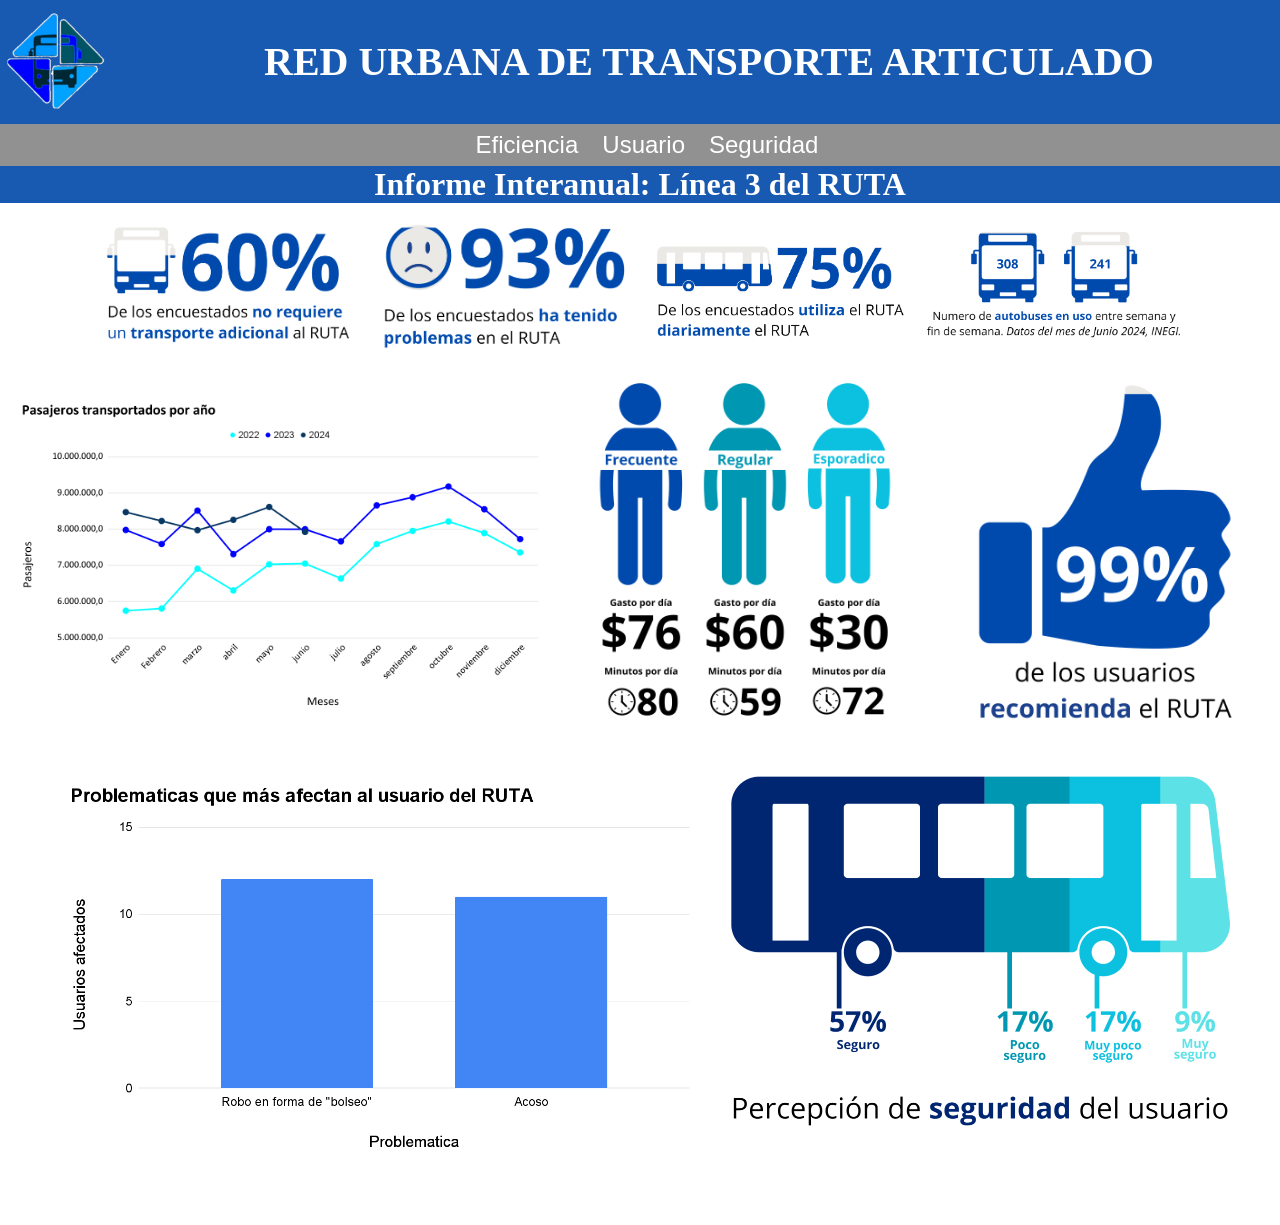
<file: index.html>
<!DOCTYPE html>
<html lang="es">
<head>
  <meta charset="UTF-8">
  <meta name="viewport" content="width=device-width, initial-scale=1.0">
  <link rel="icon" href="icono.png" type="image/png">
  <title>Dashboard RED URBANA DE TRANSPORTE ARTICULADO</title>
  <link rel="stylesheet" type="text/css" href="estilo.css">
</head>
<body>
  <h1 class="titulo-con-imagen">RED URBANA​ DE TRANSPORTE​ ARTICULADO​</h1>

  <nav>
    <ul>
      <li><font size="5"><a href="eficiencia.html">Eficiencia</a></font></li>
      <li><font size="5"><a href="usuario.html">Usuario</a></font></li>
      <li><font size="5"><a href="seguridad.html">Seguridad</a></font></li>
    </ul>
  </nav>

  <h2>Informe Interanual: Línea 3 del RUTA</h2>

  <!-- Contenedor de las imágenes -->
  <div class="imagenes">
    <img class="alinear ajustable" src="1.png" alt="Imagen 1">
    <img class="ajustable" src="3.png" alt="Imagen 3">
    <img class="ajustable" src="4.png" alt="Imagen 4">
    <img class="ajustable" src="5.png" alt="Imagen 5">
  </div>

  <div class="imagenes">
    <a href="eficiencia.html">
      <img src="pasajeros_transportados.png" alt="Transporte Urbano" class="ajustable imagen1">
    </a>
    <a href="usuario.html">
      <img src="Tipo de usuario.png" alt="Estación de Transporte" class="ajustable imagen2">
    </a>
    <a href="usuario.html">
      <img src="Recomendación del usuario.png" alt="Ruta del Transporte" class="ajustable imagen3">
    </a>
  </div>

  <div class="imagenes">
    <a href="seguridad.html">
      <img src="Problematicas que más afectan al usuario del RUTA.png" alt="Problemas de Transporte" class="ajustable imagen4">
    </a>
    <a href="seguridad.html">
      <img src="Percepción de seguridad.png" alt="Percepción de Seguridad" class="ajustable imagen5">
    </a>
  </div>
</body>
</html>
</file>
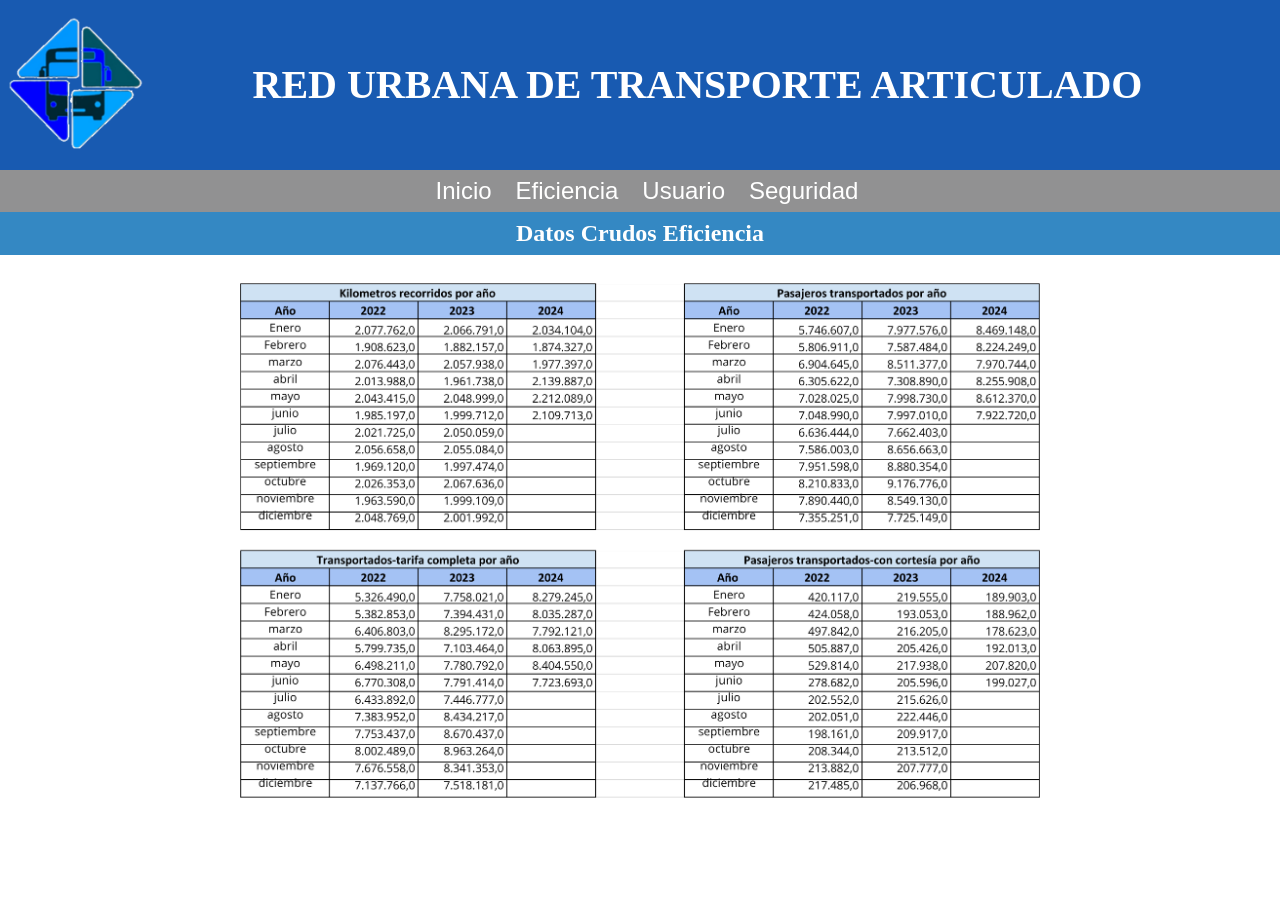
<file: datos_crudos_eficiencia.html>
<!DOCTYPE html>
<html lang="en">
<head>
    <meta charset="UTF-8">
    <meta name="viewport" content="width=device-width, initial-scale=1.0">
    <link rel="icon" href="icono.png" type="image/png">
    <title>Datos Crudos Eficiencia</title>
    <link rel="stylesheet" type="text/css" href="datos_crudos_eficiencia.css">
</head>
<body>
    <h1 class="titulo-con-imagen">RED URBANA DE TRANSPORTE ARTICULADO</h1>
    <nav>
        <ul>
            <li><font size="5"><a href="index.html">Inicio</a></li></font>
          <li><font size="5"><a href="eficiencia.html">Eficiencia</a></li></font>
          <li><font size="5"><a href="usuario.html">Usuario</a></li></font>
          <li><font size="5"><a href="seguridad.html">Seguridad</a></li></font>
        </ul>
      </nav>
    <h2><p>Datos Crudos Eficiencia</p></h2><br>

    <div class="imagenes">
        <img src="Datos Crudos Eficiencia uno.png" alt="Datos Crudos" class="ajustable">
    </div>
    <div class="imagendos">
        <img src="Datos Crudos Eficiencia dos.png" alt="Datos Crudos" class="ajustable">
    </div>
</body>
</html>
</file>
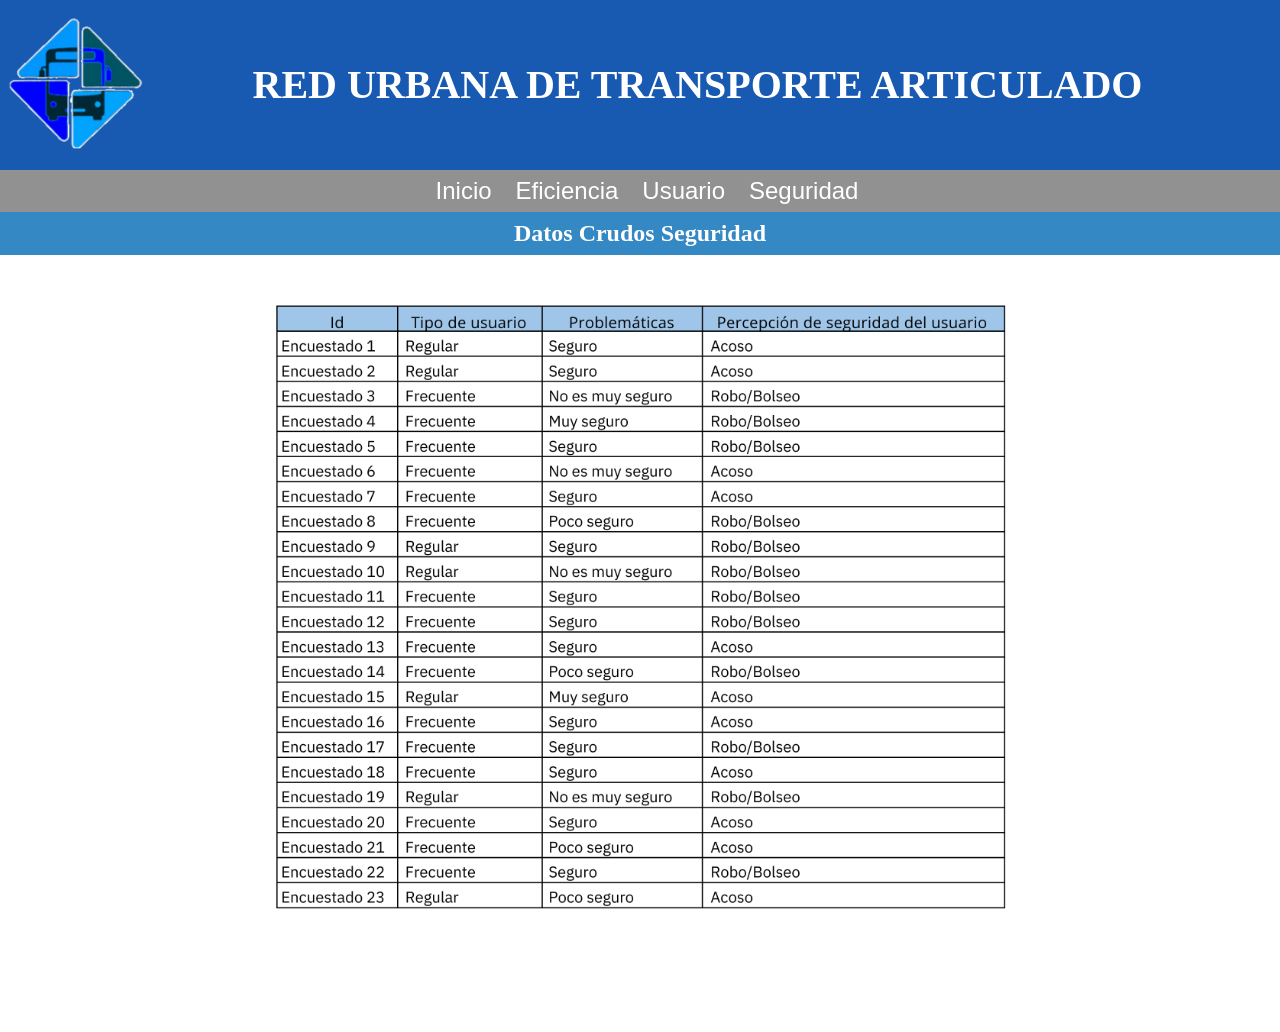
<file: datos_crudos_seguridad.html>
<!DOCTYPE html>
<html lang="en">
<head>
    <meta charset="UTF-8">
    <meta name="viewport" content="width=device-width, initial-scale=1.0">
    <link rel="icon" href="icono.png" type="image/png">
    <title>Datos Crudos Seguridad</title>
    <link rel="stylesheet" type="text/css" href="datos_crudos_seguridad.css">
</head>
<body>
    <h1 class="titulo-con-imagen">RED URBANA DE TRANSPORTE ARTICULADO</h1>
    <nav>
        <ul>
            <li><font size="5"><a href="index.html">Inicio</a></li></font>
          <li><font size="5"><a href="eficiencia.html">Eficiencia</a></li></font>
          <li><font size="5"><a href="usuario.html">Usuario</a></li></font>
          <li><font size="5"><a href="seguridad.html">Seguridad</a></li></font>
        </ul>
      </nav>
    <h2><p>Datos Crudos Seguridad</p></h2><br>

    <div class="imagenes">
        <img src="Datos Crudos Seguridad.png" alt="Datos Crudos" class="ajustable">
    </div>
</body>
</html>
</file>
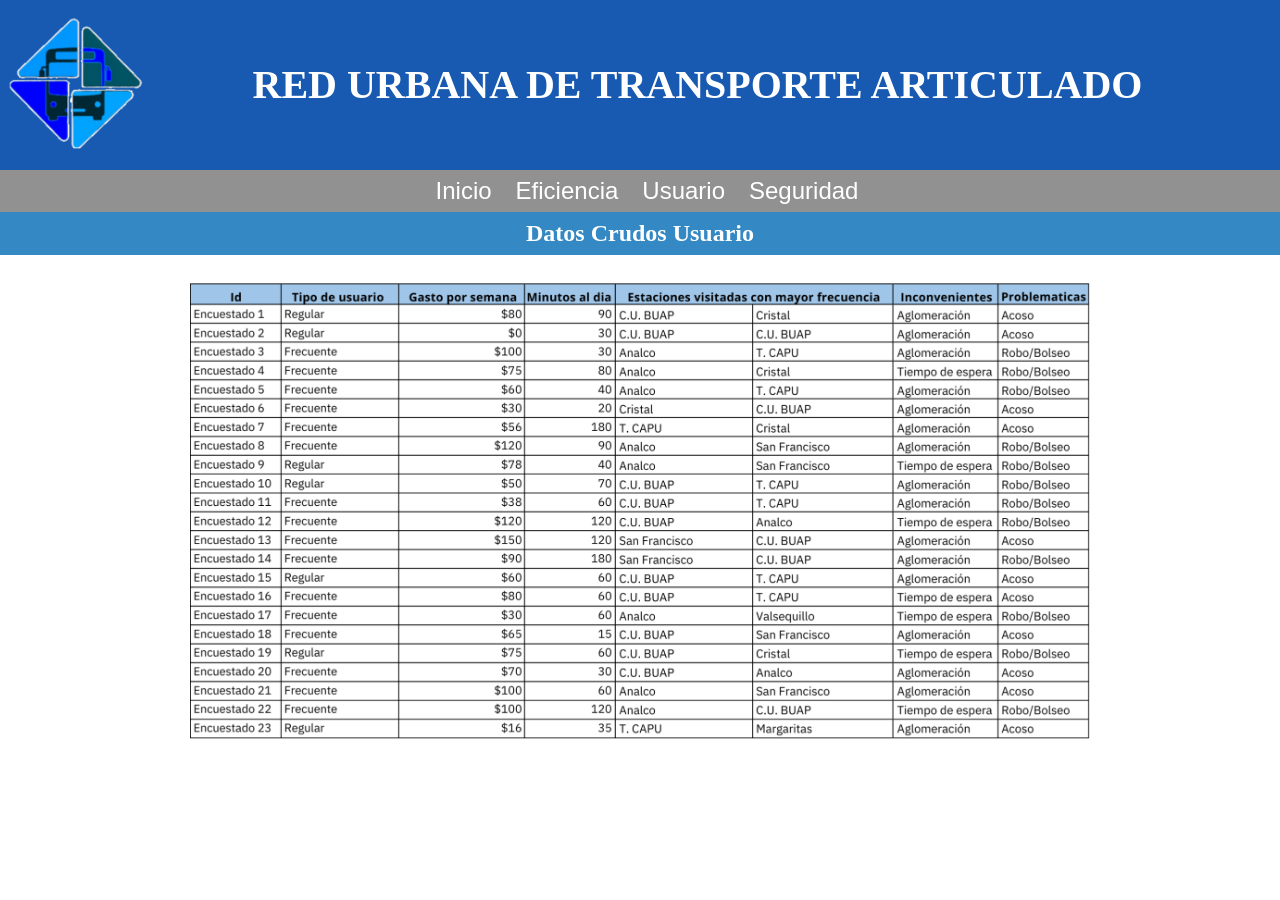
<file: datos_crudos_usuario.html>
<!DOCTYPE html>
<html lang="en">
<head>
    <meta charset="UTF-8">
    <meta name="viewport" content="width=device-width, initial-scale=1.0">
    <link rel="icon" href="icono.png" type="image/png">
    <title>Datos Crudos Usuario</title>
    <link rel="stylesheet" type="text/css" href="datos_crudos_usuario.css">
</head>
<body>
    <h1 class="titulo-con-imagen">RED URBANA DE TRANSPORTE ARTICULADO</h1>
    <nav>
        <ul>
            <li><font size="5"><a href="index.html">Inicio</a></li></font>
          <li><font size="5"><a href="eficiencia.html">Eficiencia</a></li></font>
          <li><font size="5"><a href="usuario.html">Usuario</a></li></font>
          <li><font size="5"><a href="seguridad.html">Seguridad</a></li></font>
        </ul>
      </nav>
    <h2><p>Datos Crudos Usuario</p></h2><br>

    <div class="imagenes">
        <img src="Datos Crudos Usuario.png" alt="Datos Crudos" class="ajustable">
    </div>
</body>
</html>
</file>
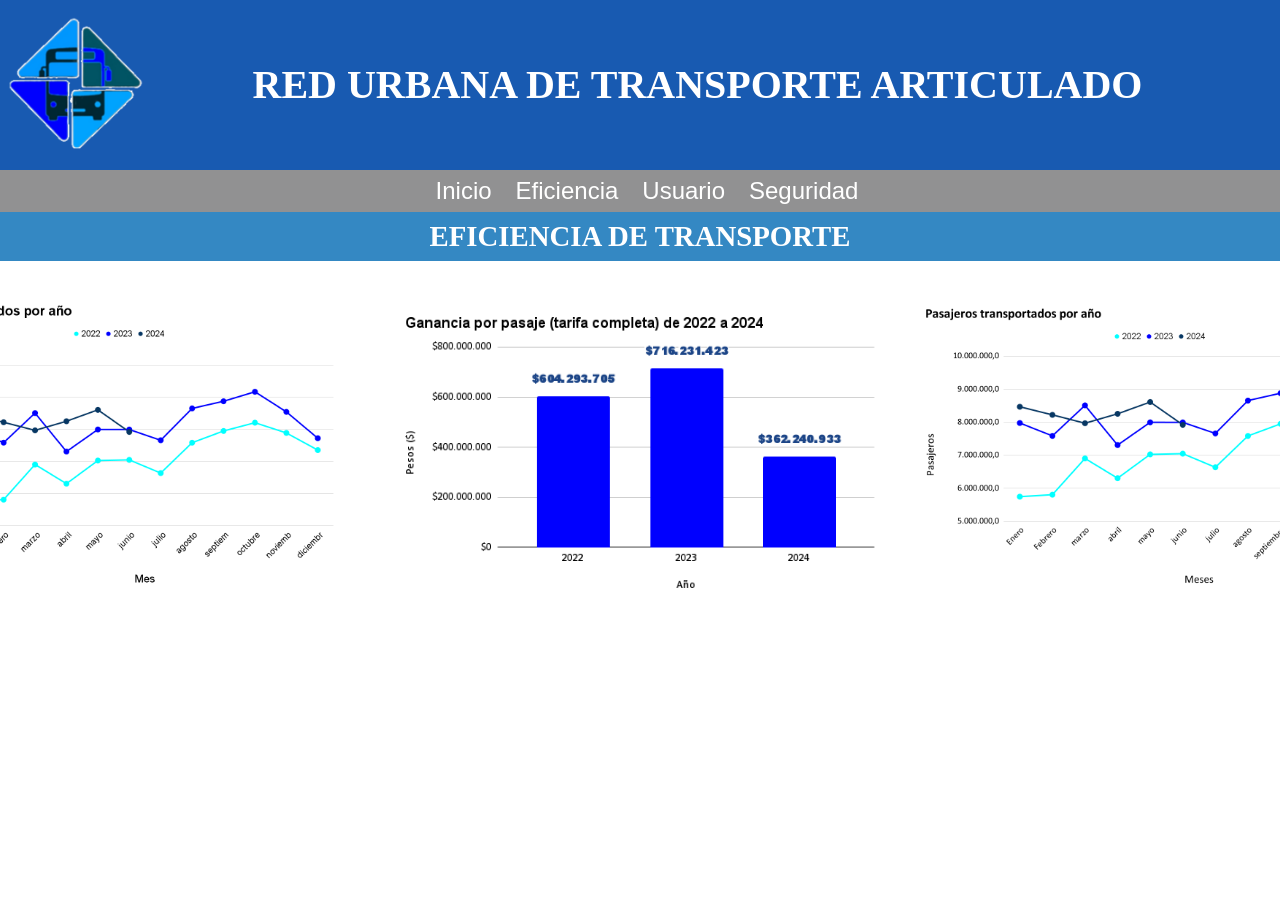
<file: eficiencia.html>
<!DOCTYPE html>
<html lang="en">
<head>
    <meta charset="UTF-8">
    <meta name="viewport" content="width=device-width, initial-scale=1.0">
    <link rel="icon" href="icono.png" type="image/png">
    <title>Eficiencia</title>
    <link rel="stylesheet" type="text/css" href="eficiencia.css">
</head>
<body>
    <h1 class="titulo-con-imagen">RED URBANA DE TRANSPORTE ARTICULADO</h1>
    <nav>
        <ul>
            <li><font size="5"><a href="index.html">Inicio</a></li></font>
          <li><font size="5"><a href="eficiencia.html">Eficiencia</a></li></font>
          <li><font size="5"><a href="usuario.html">Usuario</a></li></font>
          <li><font size="5"><a href="seguridad.html">Seguridad</a></li></font>
        </ul>
      </nav>
    <h2><p>EFICIENCIA DE TRANSPORTE</p></h2><br>

    <div class="imagenes">
        <a href="datos_crudos_eficiencia.html">
            <img src="kilometros_recorridos.png" alt="Transporte Urbano" class="ajustable"></a>
        <a href="datos_crudos_eficiencia.html">
            <img src="ganancia_por_pasaje.png" alt="Estación de Transporte" class="ajustable"></a>
        <a href="datos_crudos_eficiencia.html">
            <img src="pasajeros_transportados.png" alt="Ruta del Transporte" class="ajustable"></a>
       
    </div>
</body>
</html>
</file>
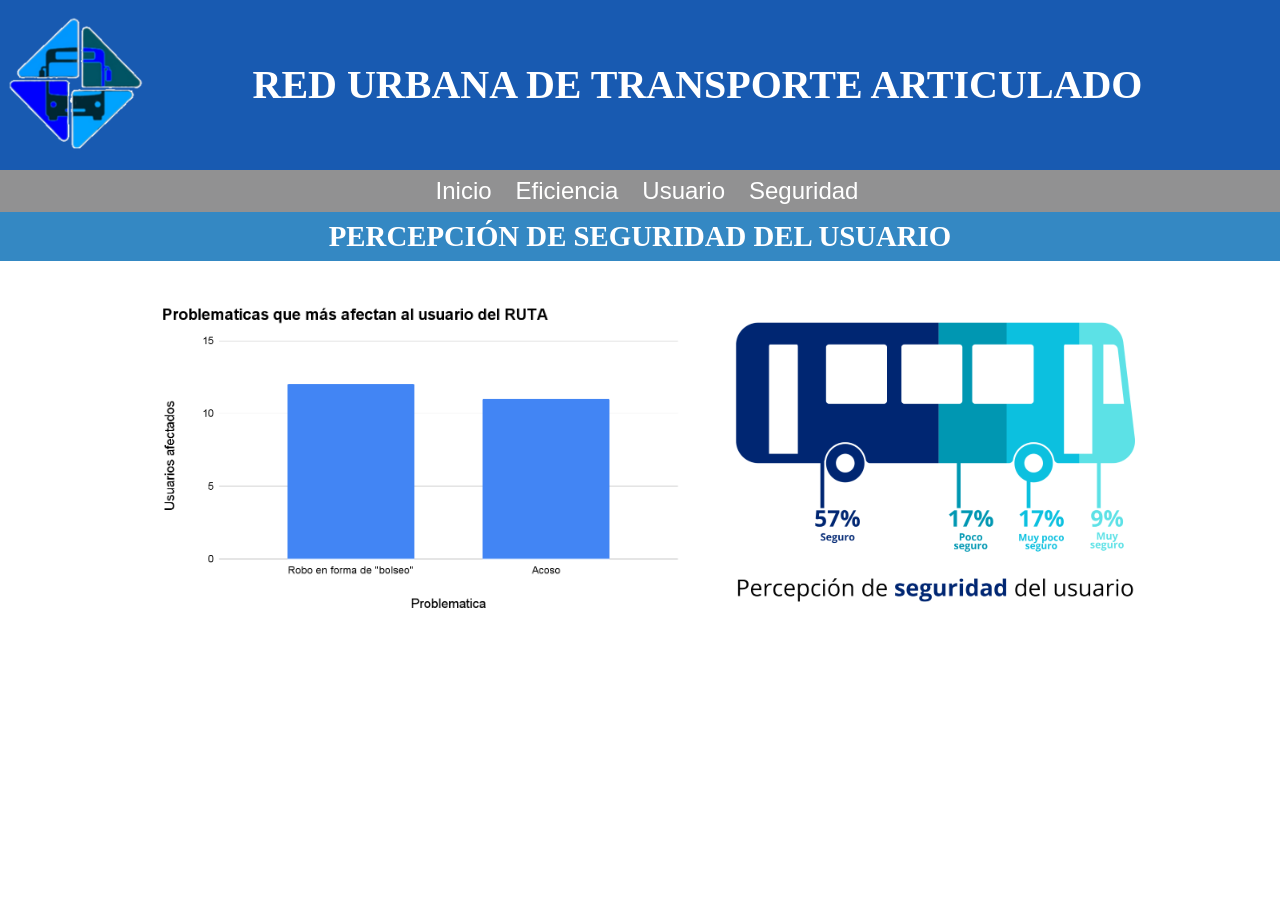
<file: seguridad.html>
<!DOCTYPE html>
<html lang="en">
<head>
    <meta charset="UTF-8">
    <meta name="viewport" content="width=device-width, initial-scale=1.0">
    <link rel="icon" href="icono.png" type="image/png">
    <title>Seguridad</title>
    <link rel="stylesheet" type="text/css" href="seguridad.css">
</head>
<body>
    <h1 class="titulo-con-imagen">RED URBANA​ DE TRANSPORTE​ ARTICULADO​</h1>
    <nav>
        <ul>
            <li><font size="5"><a href="index.html">Inicio</a></li></font>
          <li><font size="5"><a href="eficiencia.html">Eficiencia</a></li></font>
          <li><font size="5"><a href="usuario.html">Usuario</a></li></font>
          <li><font size="5"><a href="seguridad.html">Seguridad</a></li></font>
        </ul>
      </nav>
    <h2><p>PERCEPCIÓN DE SEGURIDAD DEL USUARIO</p></h2><br>

    <div class="imagenes">
        <a href="datos_crudos_seguridad.html">
            <img src="Problematicas que más afectan al usuario del RUTA.png" alt="Estación de Transporte" class="ajustable imagen1"></a><br>
        <a href="datos_crudos_seguridad.html">
            <img src="Percepción de seguridad.png" alt="Ruta del Transporte" class="ajustable imagen2"></a>
    </div>
</body>

</html>
</file>
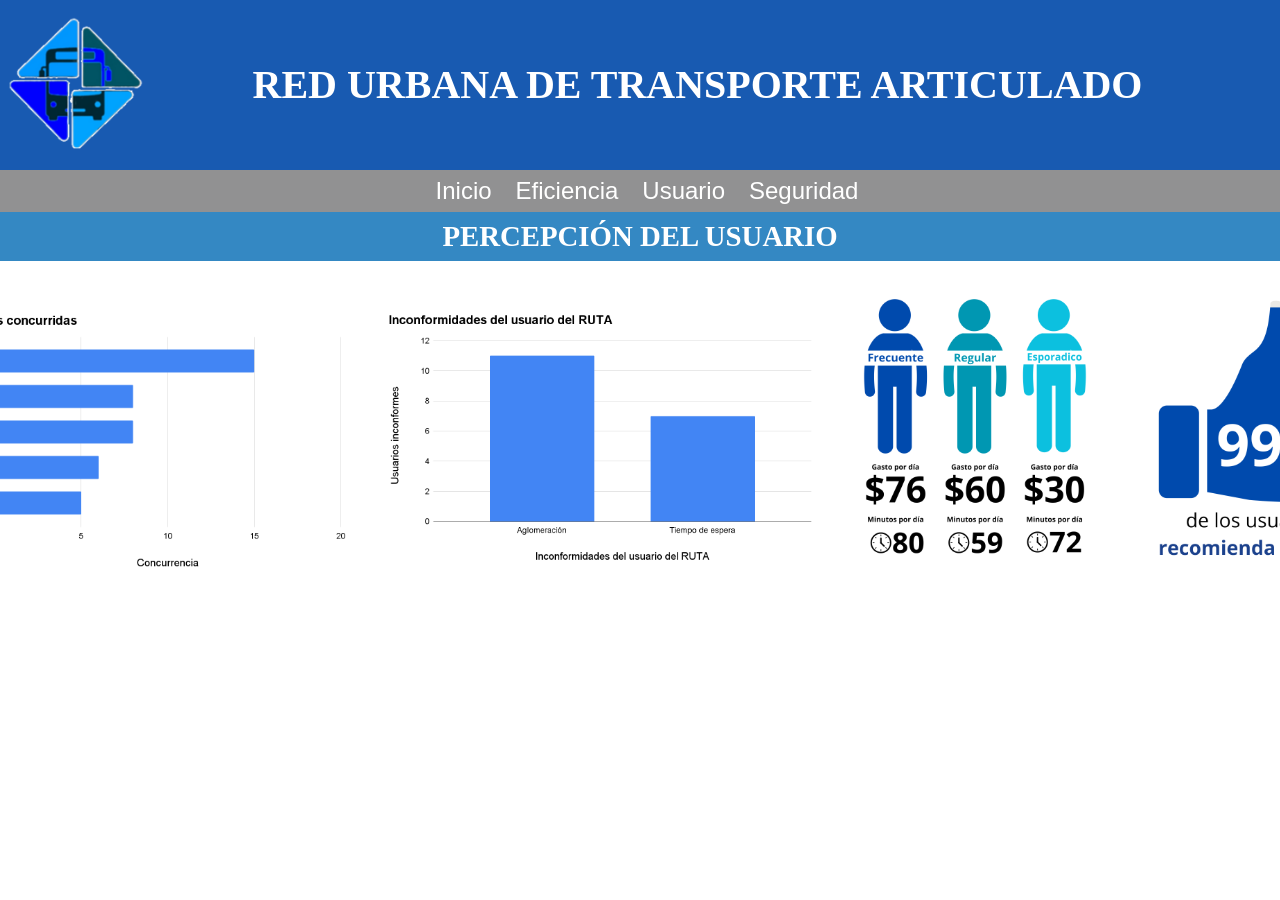
<file: usuario.html>
<!DOCTYPE html>
<html lang="en">
<head>
    <meta charset="UTF-8">
    <meta name="viewport" content="width=device-width, initial-scale=1.0">
    <link rel="icon" href="icono.png" type="image/png">
    <title>Usuario</title>
    <link rel="stylesheet" type="text/css" href="usuario.css">
</head>
<body>
    <h1 class="titulo-con-imagen">RED URBANA​ DE TRANSPORTE​ ARTICULADO​</h1>
    <nav>
        <ul>
            <li><font size="5"><a href="index.html">Inicio</a></li></font>
          <li><font size="5"><a href="eficiencia.html">Eficiencia</a></li></font>
          <li><font size="5"><a href="usuario.html">Usuario</a></li></font>
          <li><font size="5"><a href="seguridad.html">Seguridad</a></li></font>
        </ul>
      </nav>
    <h2><p>PERCEPCIÓN DEL USUARIO</p></h2><br>

    <div class="imagenes">
        <a href="datos_crudos_usuario.html">
            <img src="Estaciones mas concurridas.png" alt="Estación de Transporte" class="ajustable imagen1"></a>
        <a href="datos_crudos_usuario.html">
            <img src="Inconformidades del usuario del RUTA.png" alt="Ruta del Transporte" class="ajustable imagen2"></a>
        <a href="datos_crudos_usuario.html">
            <img src="Tipo de usuario.png" alt="Ruta del Transporte" class="ajustable imagen3"></a>
        <a href="datos_crudos_usuario.html">
            <img src="Recomendación del usuario.png" alt="Ruta del Transporte" class="ajustable imagen4"></a>
    </div>
</body>

</html>
</file>
<file: estilo.css>
/* Reset */
* {
	padding: 0;
	margin: 0;
  }
  
  /* Estilo para el título con la imagen de fondo */
  .titulo-con-imagen {
	background-image: url('icono.png');
	background-repeat: no-repeat;
	background-size: 110px; /* Tamaño inicial de la imagen */
	padding-left: 150px; /* Espacio a la izquierda para la imagen */
	background-position: left center; /* Alinea la imagen a la izquierda */
	line-height: 100px; /* Altura del contenedor */
	white-space: nowrap; /* Evita que el texto se corte */
	overflow: hidden; /* Oculta contenido desbordante */
  }
  
  /* Estilo para el h1 */
  h1 {
	font-family: 'Times New Roman';
	font-size: 250%;
	text-align: center;
	background-color: #185ab1;
	color: white;
	padding: 12px;
  }
  
  /* Estilo para el menú de navegación */
  nav ul {
	background-color: #919192;
	padding: 7px;
	width: 100%;
	text-align: center;
  }
  
  nav li {
	display: inline-flex;
  }
  
  nav a {
	font-family: Arial;
	text-decoration-line: none;
	color: white;
	padding: 10px;
	width: 150px;
  }
  
  nav li:hover {
	background-color: #185ab1; /* Corregido el selector de hover */
  }
  
  /* Estilo para el h2 */
  h2 {
	font-family: 'Times New Roman';
	font-size: 200%;
	background-color: #185ab1;
	color: white;
	text-align: center;
  }
  
  /* Estilo para las imágenes */
  .imagenes {
	display: flex; /* Usamos Flexbox */
	justify-content: center; /* Centra las imágenes horizontalmente */
	align-items: center; /* Centra las imágenes verticalmente si es necesario */
	gap: 5px; /* Espacio entre las imágenes */
	flex-wrap: wrap; /* Permite que las imágenes se ajusten si son muchas */
	margin: 20px 0; /* Espacio arriba y abajo del contenedor */
  }
  
  img {
	width: 20%;
	height: auto;
	object-fit: contain;
  }
  
  .imagenes {
	display: flex;
	justify-content: center;
	gap: 20px;
	margin-top: 20px;
  }
  
  .ajustable {
	transition: transform 0.3s ease;
  }
  
  .ajustable:hover {
	transform: scale(1.1);
  }
  
  .imagen1 {
	width: 550px;
	height: auto;
  }
  
  .imagen2 {
	width: 340px;
	height: auto;
  }
  
  .imagen3 {
	width: 340px;
	height: auto;
  }
  
  .imagen4 {
	width: 660px;
	height: auto;
  }
  
  .imagen5 {
	width: 500px;
	height: auto;
  }
  
  /* MEDIA QUERIES */
  
  /* Tablets (pantallas menores a 768px) */
  @media (max-width: 768px) {
	h1 {
	  font-size: 200%;
	  padding: 10px;
	}
  
	.titulo-con-imagen {
	  padding-left: 100px; /* Reduce el espacio para la imagen */
	  background-size: 80px; /* Ajusta el tamaño de la imagen */
	  line-height: 80px; /* Reduce la altura para que no se corte */
	}
  
	nav ul {
	  display: flex;
	  flex-direction: column; /* Coloca los enlaces en una columna */
	  align-items: center;
	}
  
	nav a {
	  width: auto; /* Ajusta el ancho automático */
	  font-size: 1em;
	  padding: 8px;
	}
  
	.imagenes {
	  gap: 10px; /* Reduce el espacio entre imágenes */
	}
  
	img {
	  width: 40%; /* Aumenta el tamaño relativo para tablets */
	}
  }
  
  /* Teléfonos móviles (pantallas menores a 480px) */
  @media (max-width: 480px) {
	h1 {
	  font-size: 150%;
	}
  
	.titulo-con-imagen {
	  padding-left: 70px; /* Espacio más pequeño para la imagen */
	  background-size: 60px; /* Imagen más pequeña */
	  line-height: 70px; /* Altura ajustada para móviles */
	  text-align: center; /* Centra el texto para una mejor legibilidad */
	}
  
	nav ul {
	  padding: 5px;
	}
  
	nav a {
	  font-size: 0.9em;
	  padding: 6px;
	}
  
	.imagenes {
	  flex-direction: column; /* Cambia a disposición vertical */
	  gap: 10px;
	}
  
	img {
	  width: 80%; /* Ajusta el tamaño de las imágenes */
	  margin: 0 auto; /* Centra las imágenes */
	}
  }
</file>
<file: datos_crudos_eficiencia.css>
* { 
	padding: 0;
	margin: 0;
  }
  
  /* Estilo para el título con la imagen de fondo */
  .titulo-con-imagen {
	background-image: url('icono.png');
	background-repeat: no-repeat;
	background-size: 150px; /* Tamaño de la imagen */
	padding-left: 150px;  /* Ajuste el espacio a la derecha del texto */
	background-position: left center;  /* Alinea la imagen a la izquierda */
	line-height: 100px;  /* Asegura que el texto esté alineado verticalmente */
  }

  /* Estilo para el h1 */
  h1 {
	font-family: 'Times New Roman';
	font-size: 250%;
	text-align: center;
	background-color: #185ab1;
	color: white;
	padding: 35px;
  }
  h2{
    font-family: 'Times New Roman';
    font-size: 150%;
    text-align: center;
    background-color: #3488c3;
    color: white;
    padding: 8px;
  }

  /* Estilo para el menú de navegación */
  nav ul {
    background-color: #919192;
    padding: 7px;
    width: 100%;
    text-align: center;
    }
    
    nav li {
    display: inline-flex;
    }
    
    nav a {
    font-family: Arial;
    text-decoration-line: none;
    color: white;
    padding: 10px;
    width: 150px;
    }
    
    nav li:hover {
    background-color: #185ab1; /* Corregido el selector de hover */
    }

  .imagendos{
    display: flex;
    justify-content: center;
    gap: 20px;
    margin-top: 10px;
  }

  .imagenes {
    display: flex;
    justify-content: center;
    gap: 20px;
    margin-top: 10px;
}

.ajustable {
    width: 800px;
    height: auto;
    transition: transform 0.3s ease;
}

.ajustable:hover {
    transform: scale(1.1);
}
</file>
<file: datos_crudos_seguridad.css>
* { 
	padding: 0;
	margin: 0;
  }
  
  /* Estilo para el título con la imagen de fondo */
  .titulo-con-imagen {
	background-image: url('icono.png');
	background-repeat: no-repeat;
	background-size: 150px; /* Tamaño de la imagen */
	padding-left: 150px;  /* Ajuste el espacio a la derecha del texto */
	background-position: left center;  /* Alinea la imagen a la izquierda */
	line-height: 100px;  /* Asegura que el texto esté alineado verticalmente */
  }

  /* Estilo para el h1 */
  h1 {
	font-family: 'Times New Roman';
	font-size: 250%;
	text-align: center;
	background-color: #185ab1;
	color: white;
	padding: 35px;
  }
  h2{
    font-family: 'Times New Roman';
    font-size: 150%;
    text-align: center;
    background-color: #3488c3;
    color: white;
    padding: 8px;
  }

  /* Estilo para el menú de navegación */
  nav ul {
    background-color: #919192;
    padding: 7px;
    width: 100%;
    text-align: center;
    }
    
    nav li {
    display: inline-flex;
    }
    
    nav a {
    font-family: Arial;
    text-decoration-line: none;
    color: white;
    padding: 10px;
    width: 150px;
    }
    
    nav li:hover {
    background-color: #185ab1; /* Corregido el selector de hover */
    }

  .imagenes {
    display: flex;
    justify-content: center;
    gap: 20px;
    margin-top: 10px;
}

.ajustable {
    width: 900px;
    height: auto;
    transition: transform 0.3s ease;
}

.ajustable:hover {
    transform: scale(1.1);
}
</file>
<file: datos_crudos_usuario.css>
* { 
	padding: 0;
	margin: 0;
  }
  
  /* Estilo para el título con la imagen de fondo */
  .titulo-con-imagen {
	background-image: url('icono.png');
	background-repeat: no-repeat;
	background-size: 150px; /* Tamaño de la imagen */
	padding-left: 150px;  /* Ajuste el espacio a la derecha del texto */
	background-position: left center;  /* Alinea la imagen a la izquierda */
	line-height: 100px;  /* Asegura que el texto esté alineado verticalmente */
  }

  /* Estilo para el h1 */
  h1 {
	font-family: 'Times New Roman';
	font-size: 250%;
	text-align: center;
	background-color: #185ab1;
	color: white;
	padding: 35px;
  }
  h2{
    font-family: 'Times New Roman';
    font-size: 150%;
    text-align: center;
    background-color: #3488c3;
    color: white;
    padding: 8px;
  }

  /* Estilo para el menú de navegación */
  nav ul {
    background-color: #919192;
    padding: 7px;
    width: 100%;
    text-align: center;
    }
    
    nav li {
    display: inline-flex;
    }
    
    nav a {
    font-family: Arial;
    text-decoration-line: none;
    color: white;
    padding: 10px;
    width: 150px;
    }
    
    nav li:hover {
    background-color: #185ab1; /* Corregido el selector de hover */
    }

  .imagenes {
    display: flex;
    justify-content: center;
    gap: 20px;
    margin-top: 10px;
}

.ajustable {
    width: 900px;
    height: auto;
    transition: transform 0.3s ease;
}

.ajustable:hover {
    transform: scale(1.1);
}
</file>
<file: eficiencia.css>
* { 
	padding: 0;
	margin: 0;
  }
  
  /* Estilo para el título con la imagen de fondo */
  .titulo-con-imagen {
	background-image: url('icono.png');
	background-repeat: no-repeat;
	background-size: 150px; /* Tamaño de la imagen */
	padding-left: 150px;  /* Ajuste el espacio a la derecha del texto */
	background-position: left center;  /* Alinea la imagen a la izquierda */
	line-height: 100px;  /* Asegura que el texto esté alineado verticalmente */
  }

  /* Estilo para el h1 */
  h1 {
	font-family: 'Times New Roman';
	font-size: 250%;
	text-align: center;
	background-color: #185ab1;
	color: white;
	padding: 35px;
  }

  /* Estilo para el menú de navegación */
  nav ul {
    background-color: #919192;
    padding: 7px;
    width: 100%;
    text-align: center;
    }
    
    nav li {
    display: inline-flex;
    }
    
    nav a {
    font-family: Arial;
    text-decoration-line: none;
    color: white;
    padding: 10px;
    width: 150px;
    }
    
    nav li:hover {
    background-color: #185ab1; /* Corregido el selector de hover */
    }

  h2{
    font-family: 'Times New Roman';
    font-size: 180%;
    text-align: center;
    background-color: #3488c3;
    padding: 8px;
    color: white;
  }

  .imagenes {
    display: flex;
    justify-content: center;
    gap: 20px;
    margin-top: 20px;
}

.ajustable {
    width: 500px;
    height: auto;
    transition: transform 0.3s ease;
}

.ajustable:hover {
    transform: scale(1.1);
}
</file>
<file: seguridad.css>
* { 
	padding: 0;
	margin: 0;
  }
  
  /* Estilo para el título con la imagen de fondo */
  .titulo-con-imagen {
	background-image: url('icono.png');
	background-repeat: no-repeat;
	background-size: 150px; /* Tamaño de la imagen */
	padding-left: 150px;  /* Ajuste el espacio a la derecha del texto */
	background-position: left center;  /* Alinea la imagen a la izquierda */
	line-height: 100px;  /* Asegura que el texto esté alineado verticalmente */
  }

  /* Estilo para el h1 */
  h1 {
	font-family: 'Times New Roman';
	font-size: 250%;
	text-align: center;
	background-color: #185ab1;
	color: white;
	padding: 35px;
  }

  /* Estilo para el menú de navegación */
  nav ul {
    background-color: #919192;
    padding: 7px;
    width: 100%;
    text-align: center;
    }
    
    nav li {
    display: inline-flex;
    }
    
    nav a {
    font-family: Arial;
    text-decoration-line: none;
    color: white;
    padding: 10px;
    width: 150px;
    }
    
    nav li:hover {
    background-color: #185ab1; /* Corregido el selector de hover */
    }

  h2{
    font-family: 'Times New Roman';
    font-size: 180%;
    text-align: center;
    background-color: #3488c3;
    padding: 8px;
    color: white;
  }

  .imagenes {
    display: flex;
    justify-content: center;
    gap: 20px;
    margin-top: 20px;
}

.ajustable{
    transition: transform 0.3s ease;
}

.ajustable:hover {
    transform: scale(1.1);
}

.imagen1{
  width: 550px;
  height: auto;
}

.imagen2{
  width: 400px;
  height: auto;
}
</file>
<file: usuario.css>
* { 
	padding: 0;
	margin: 0;
  }
  
  /* Estilo para el título con la imagen de fondo */
  .titulo-con-imagen {
	background-image: url('icono.png');
	background-repeat: no-repeat;
	background-size: 150px; /* Tamaño de la imagen */
	padding-left: 150px;  /* Ajuste el espacio a la derecha del texto */
	background-position: left center;  /* Alinea la imagen a la izquierda */
	line-height: 100px;  /* Asegura que el texto esté alineado verticalmente */
  }

  /* Estilo para el h1 */
  h1 {
	font-family: 'Times New Roman';
	font-size: 250%;
	text-align: center;
	background-color: #185ab1;
	color: white;
	padding: 35px;
  }

  /* Estilo para el menú de navegación */
  nav ul {
    background-color: #919192;
    padding: 7px;
    width: 100%;
    text-align: center;
    }
    
    nav li {
    display: inline-flex;
    }
    
    nav a {
    font-family: Arial;
    text-decoration-line: none;
    color: white;
    padding: 10px;
    width: 150px;
    }
    
    nav li:hover {
    background-color: #185ab1; /* Corregido el selector de hover */
    }

  h2{
    font-family: 'Times New Roman';
    font-size: 180%;
    text-align: center;
    background-color: #3488c3;
    padding: 8px;
    color: white;
  }

  .imagenes {
    display: flex;
    justify-content: center;
    gap: 20px;
    margin-top: 20px;
}

.ajustable{
    transition: transform 0.3s ease;
}

.ajustable:hover {
    transform: scale(1.1);
}

.imagen1{
  width: 460px;
  height: auto;
}

.imagen2{
  width: 450px;
  height: auto;
}

.imagen3{
  width: 260px;
  height: auto;
}

.imagen4{
  width: 260px;
  height: auto;
}
</file>
